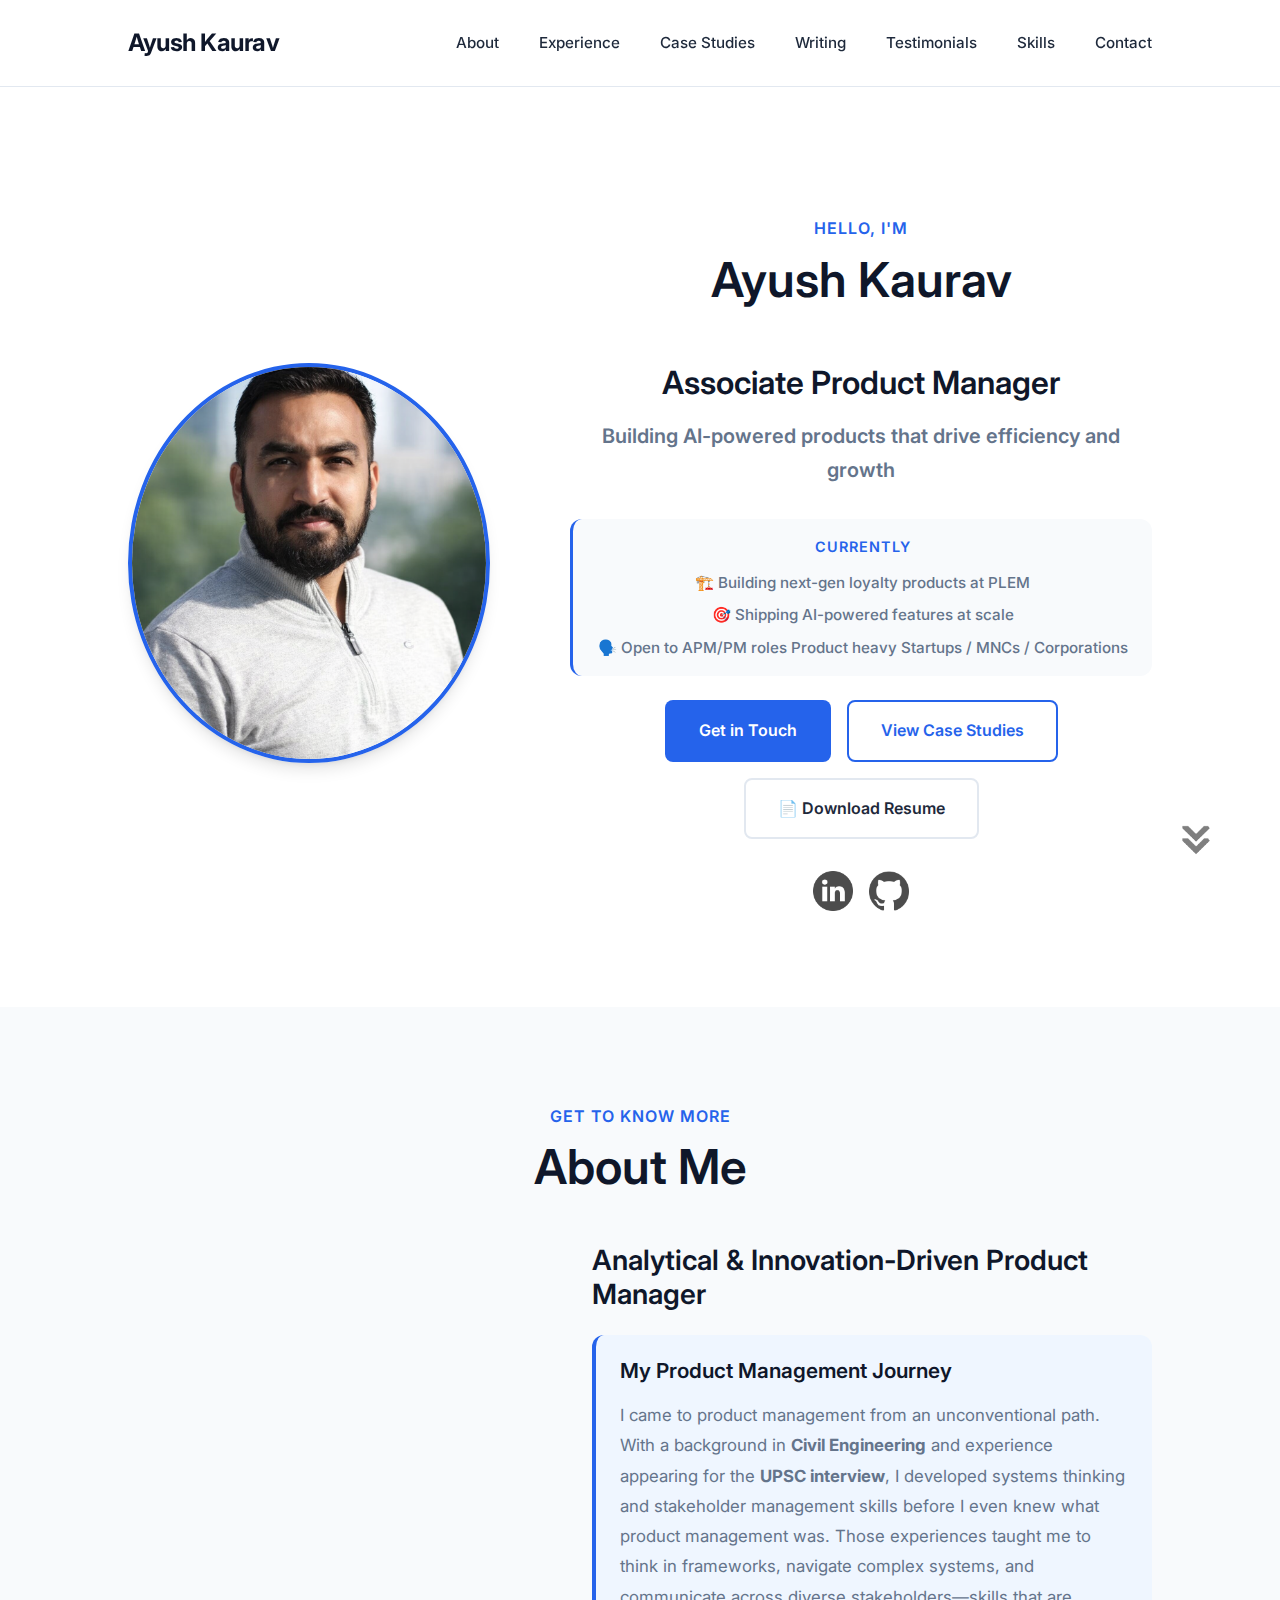
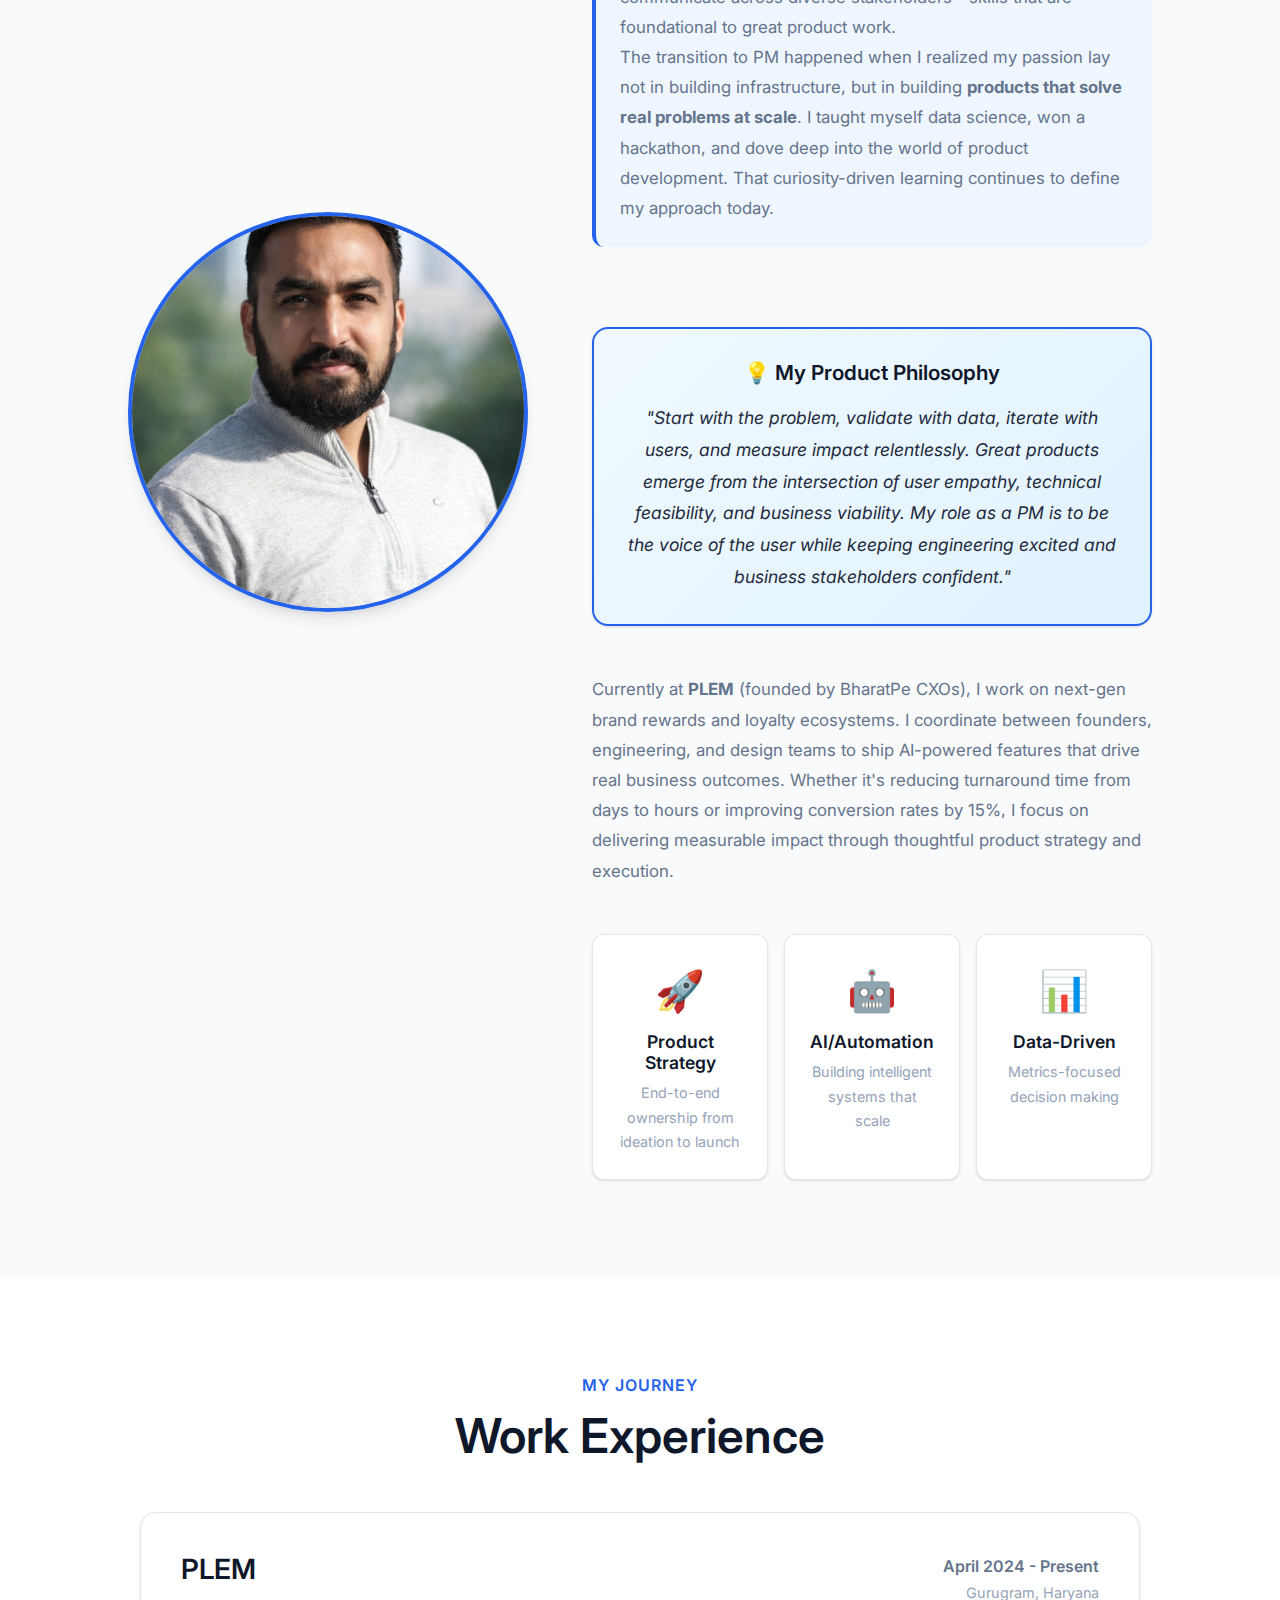
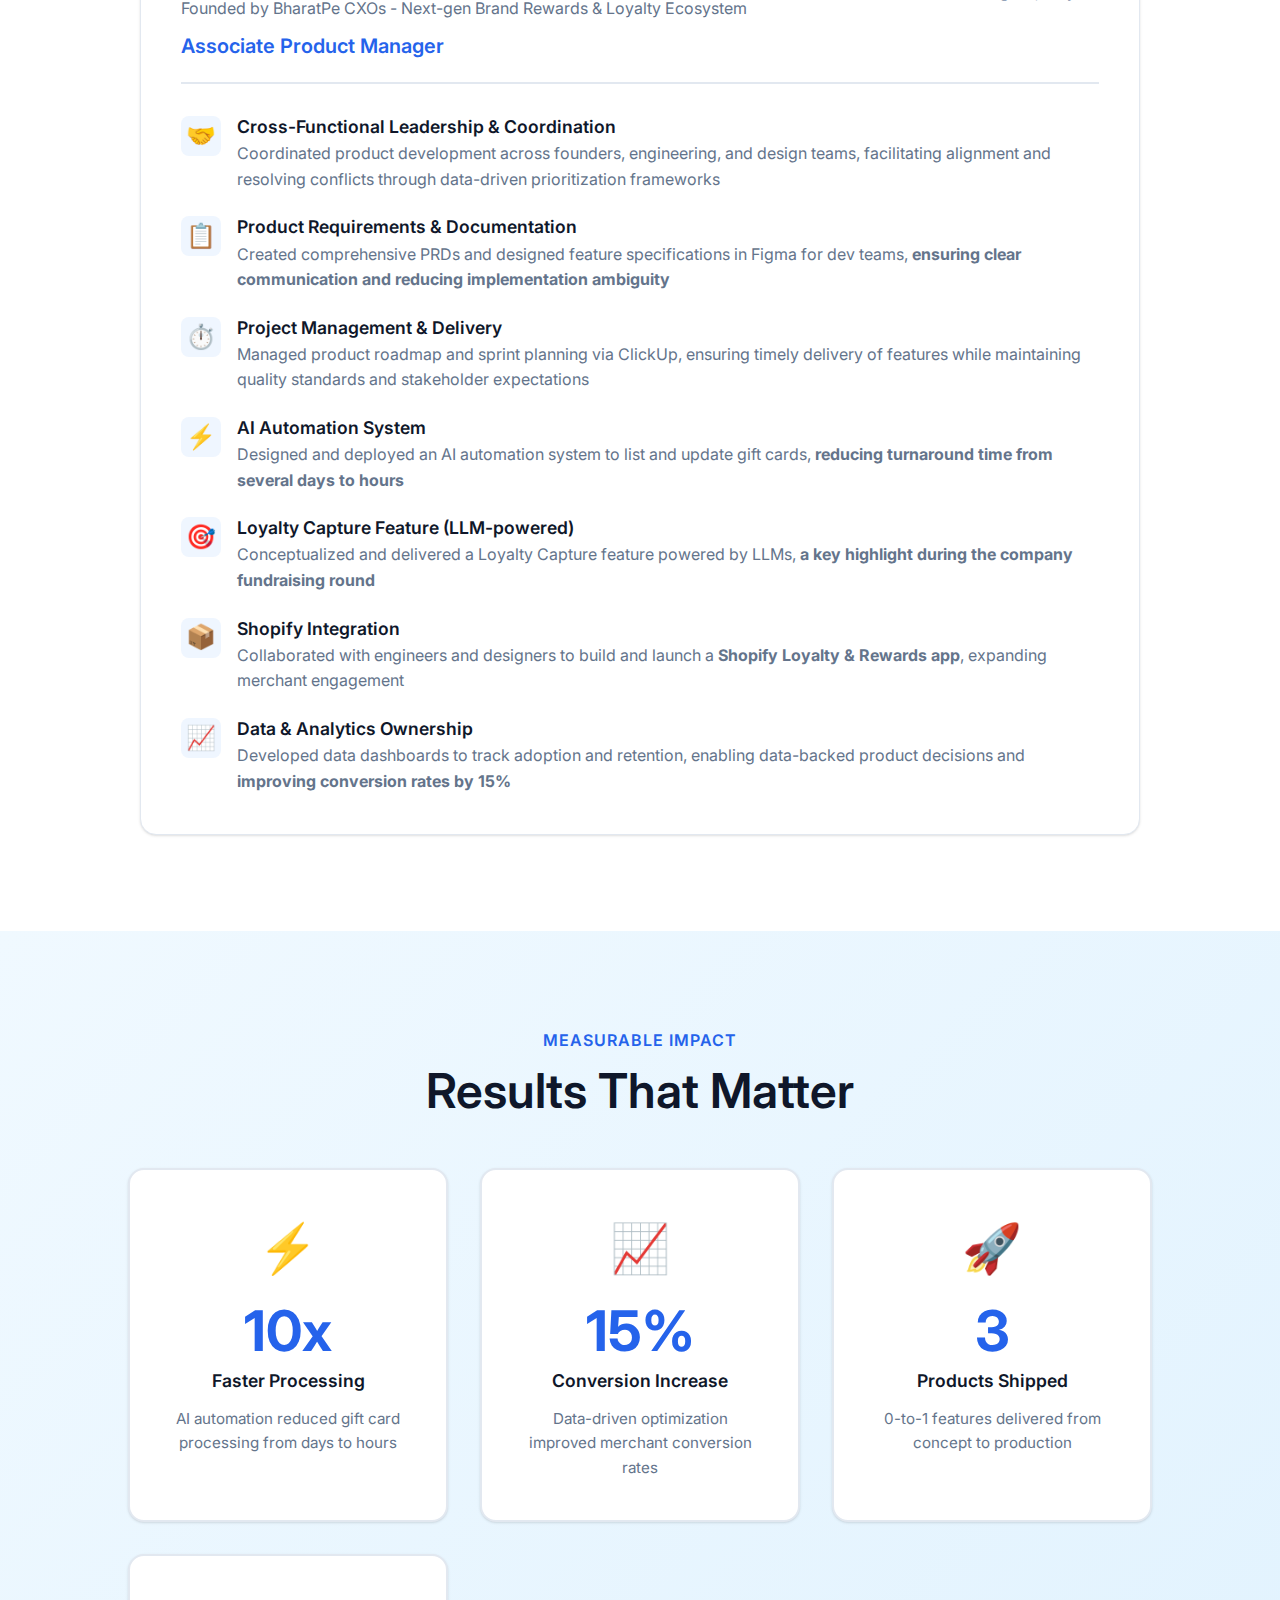
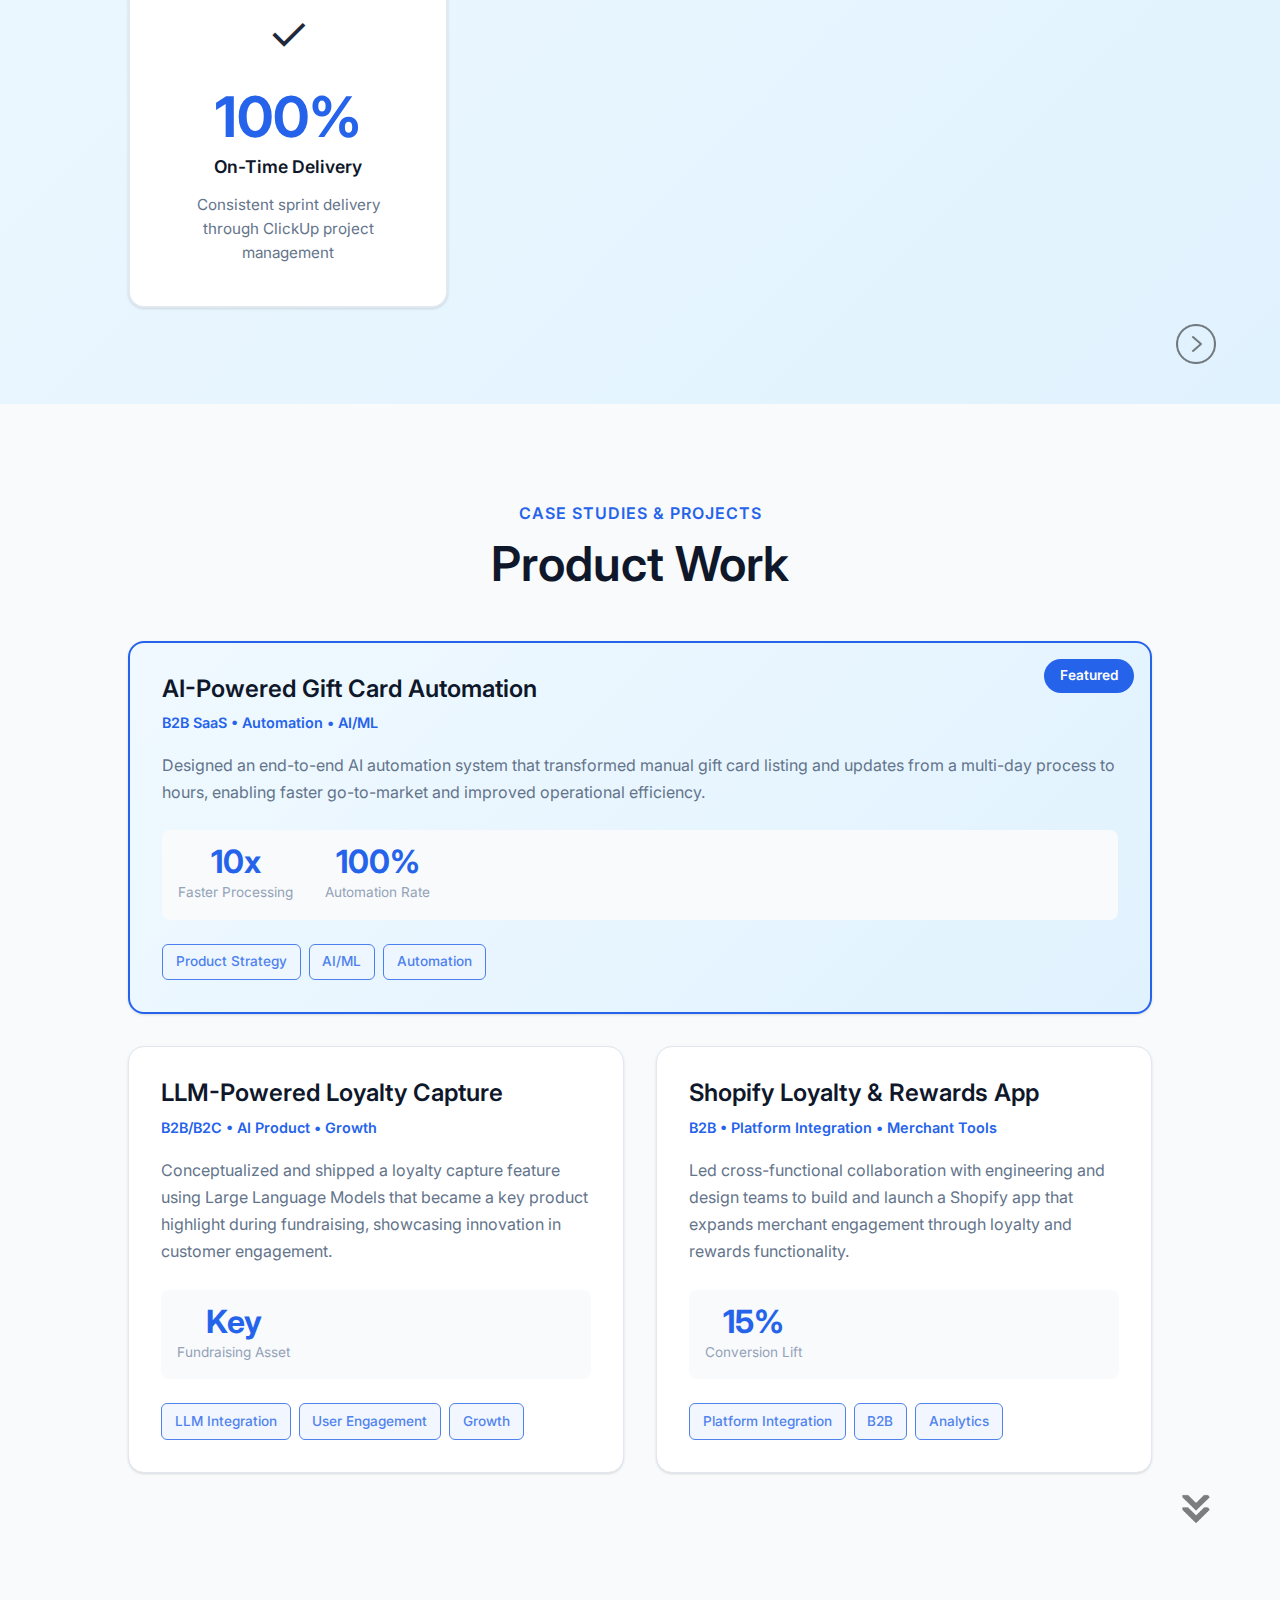
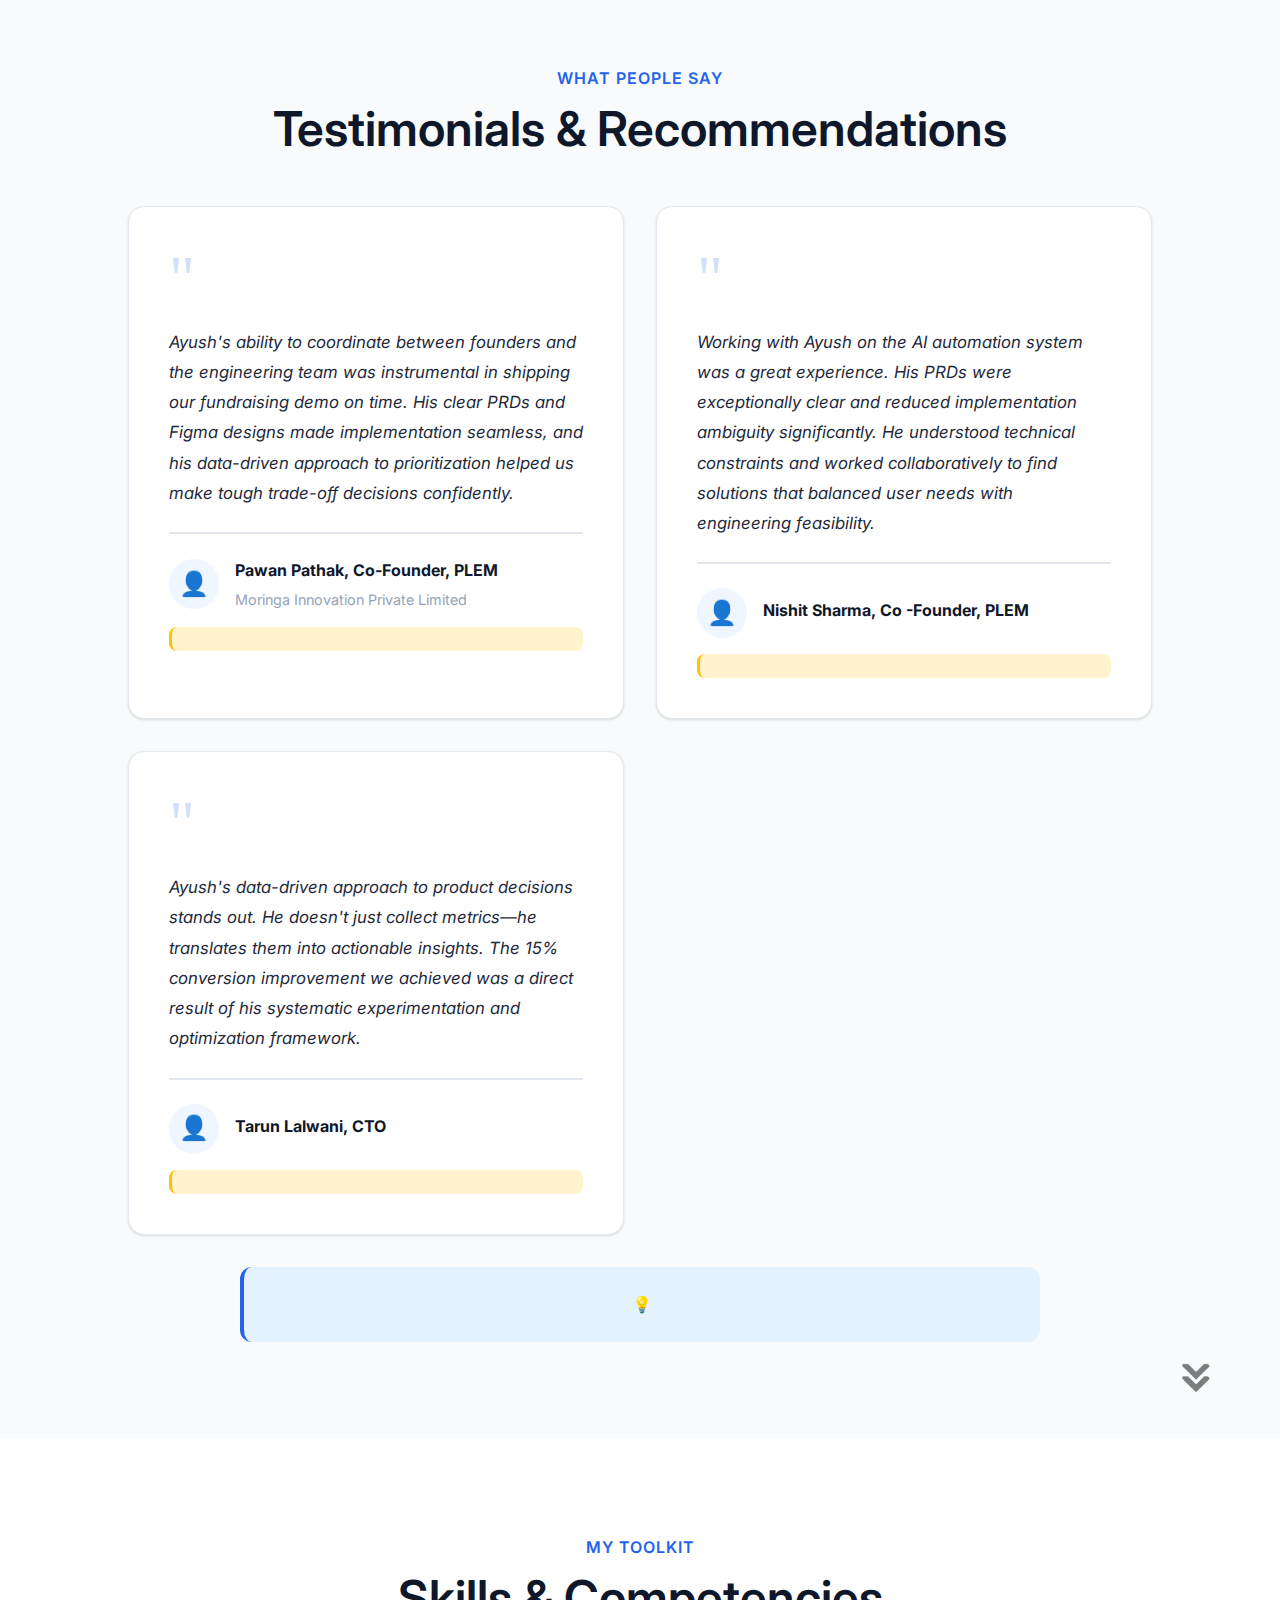
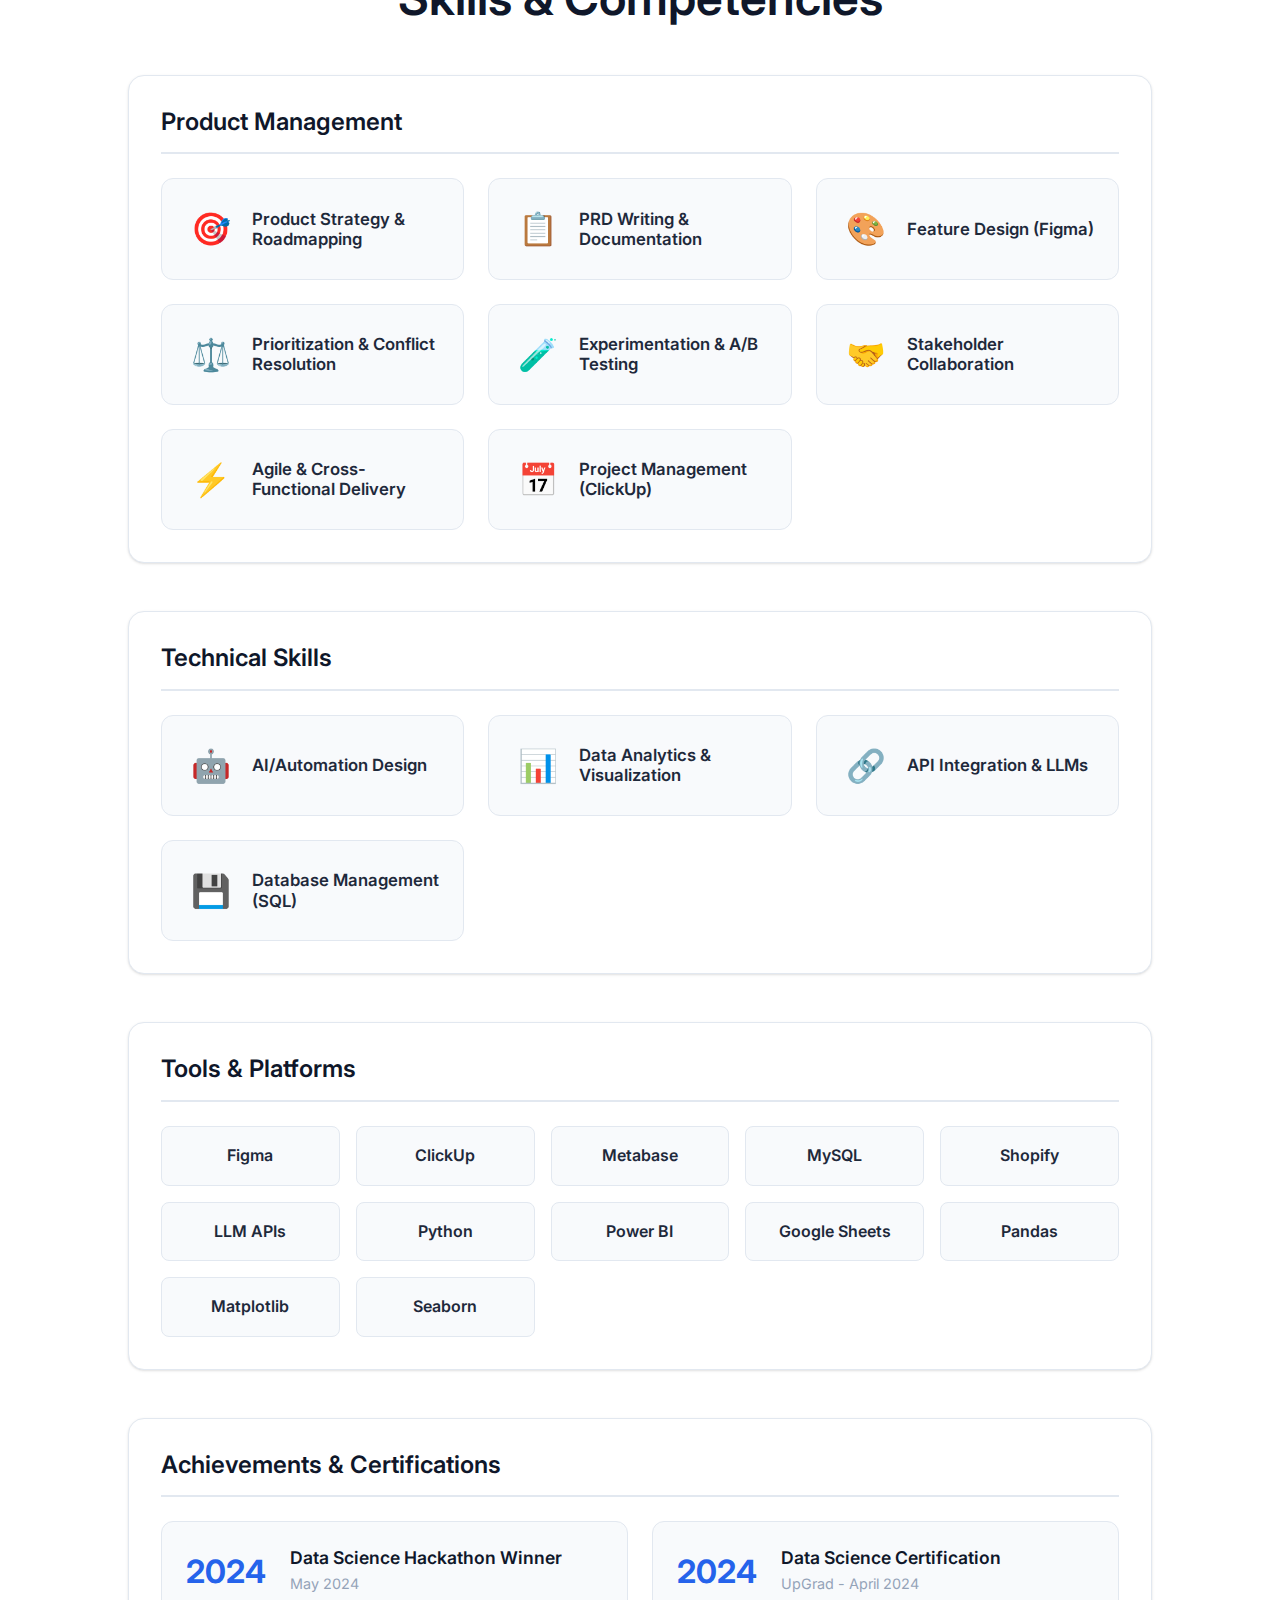
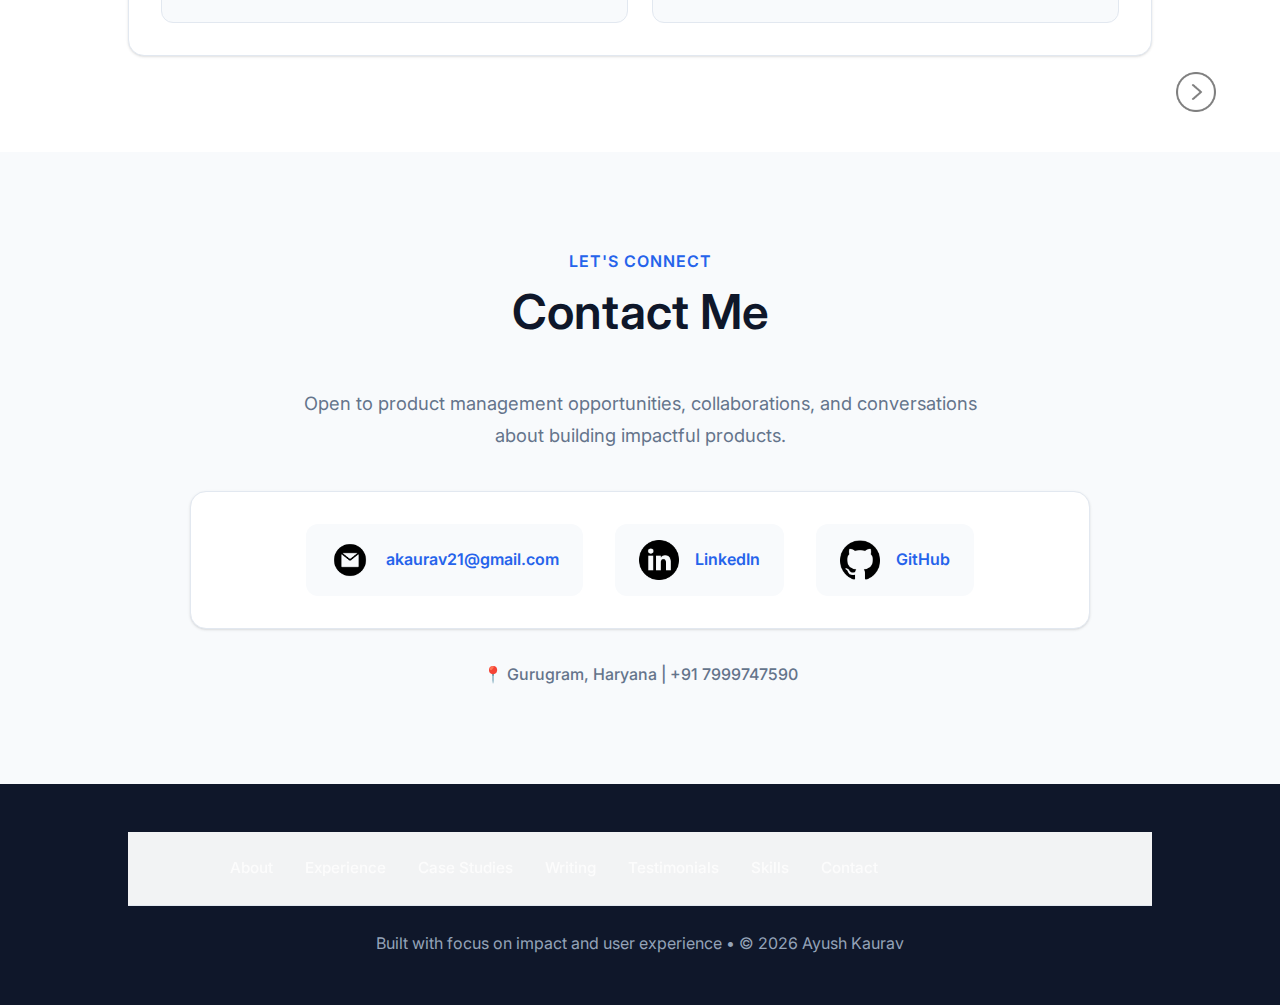
<file: index.html>
<!DOCTYPE html>
<html lang="en">
<head>
    <meta charset="UTF-8" />
    <meta http-equiv="X-UA-Compatible" content="IE=edge" />
    <meta name="viewport" content="width=device-width, initial-scale=1.0" />
    <title>Ayush Kaurav - Associate Product Manager</title>
    <meta name="description" content="Associate Product Manager specializing in AI-powered solutions, product strategy, and data-driven decision making. Currently at PLEM (BharatPe CXOs venture).">
    <link rel="stylesheet" href="styles.css" />
    <link rel="stylesheet" href="mediaqueries.css" />
</head>
<body>
    <nav id="desktop-nav">
        <div class="logo">Ayush Kaurav</div>
        <div>
            <ul class="nav-links">
                <li><a href="#about">About</a></li>
                <li><a href="#experience">Experience</a></li>
                <li><a href="#product-work">Case Studies</a></li>
                <li><a href="#writing">Writing</a></li>
                <li><a href="#testimonials">Testimonials</a></li>
                <li><a href="#skills">Skills</a></li>
                <li><a href="#contact">Contact</a></li>
            </ul>
        </div>
    </nav>
    <nav id="hamburger-nav">
        <div class="logo">Ayush Kaurav</div>
        <div class="hamburger-menu">
            <div class="hamburger-icon" onclick="toggleMenu()">
                <span></span>
                <span></span>
                <span></span>
            </div>
            <div class="menu-links">
                <li><a href="#about" onclick="toggleMenu()">About</a></li>
                <li><a href="#experience" onclick="toggleMenu()">Experience</a></li>
                <li><a href="#product-work" onclick="toggleMenu()">Case Studies</a></li>
                <li><a href="#writing" onclick="toggleMenu()">Writing</a></li>
                <li><a href="#testimonials" onclick="toggleMenu()">Testimonials</a></li>
                <li><a href="#skills" onclick="toggleMenu()">Skills</a></li>
                <li><a href="#contact" onclick="toggleMenu()">Contact</a></li>
            </div>
        </div>
    </nav>

    <!-- Hero Section -->
    <section id="profile">
        <div class="section__pic-container">
            <img src="photo_2024-10-13_12-03-16-WWCGgYowF-transformed 3 - Copy.png" alt="Ayush Kaurav profile picture" />
        </div>
        <div class="section__text">
            <p class="section__text__p1">Hello, I'm</p>
            <h1 class="title">Ayush Kaurav</h1>
            <p class="section__text__p2">Associate Product Manager</p>
            <p class="tagline">Building AI-powered products that drive efficiency and growth</p>
            <div class="currently-section">
                <p class="currently-label">Currently</p>
                <div class="currently-items">
                    <span>🏗️ Building next-gen loyalty products at PLEM</span>
                    <span>🎯 Shipping AI-powered features at scale</span>
                    <span>🗣️ Open to APM/PM roles Product heavy Startups / MNCs / Corporations</span>
                </div>
            </div>
            <div class="cta-container">
                <a href="#contact" class="btn btn-primary">Get in Touch</a>
                <a href="#product-work" class="btn btn-secondary">View Case Studies</a>
                <a href="\Ayush_Resume3.pdf" class="btn btn-outline" download>📄 Download Resume</a>
            </div>
            <div id="socials-container">
                <img
                    src="linkedin.png"
                    alt="LinkedIn profile"
                    class="icon"
                    onclick="location.href='https://www.linkedin.com/in/ayush-kaurav/'"
                />
                <img
                    src="github.png"
                    alt="Github profile"
                    class="icon"
                    onclick="location.href='https://github.com/21Ayu'"
                />
            </div>
        </div>
    </section>

    <!-- About Section -->
    <section id="about">
        <p class="section__text__p1">Get To Know More</p>
        <h1 class="title">About Me</h1>
        <div class="section-container">
            <div class="section__pic-container">
                <img
                    src="photo_2024-10-13_12-03-16-WWCGgYowF-transformed 3 - Copy.png"
                    alt="Profile picture"
                    class="about-pic"
                />
            </div>
            <div class="about-details-container">
                <div class="about-text">
                    <h2 class="about-heading">Analytical & Innovation-Driven Product Manager</h2>

                    <div class="pm-journey">
                        <h3 class="journey-title">My Product Management Journey</h3>
                        <p class="about-description">
                            I came to product management from an unconventional path. With a background in
                            <strong>Civil Engineering</strong> and experience appearing for the <strong>UPSC interview</strong>,
                            I developed systems thinking and stakeholder management skills before I even knew
                            what product management was. Those experiences taught me to think in frameworks,
                            navigate complex systems, and communicate across diverse stakeholders—skills that
                            are foundational to great product work.
                        </p>
                        <p class="about-description">
                            The transition to PM happened when I realized my passion lay not in building
                            infrastructure, but in building <strong>products that solve real problems at scale</strong>.
                            I taught myself data science, won a hackathon, and dove deep into the world of
                            product development. That curiosity-driven learning continues to define my approach today.
                        </p>
                    </div>

                    <div class="philosophy-card">
                        <h3 class="philosophy-title">💡 My Product Philosophy</h3>
                        <blockquote class="philosophy-quote">
                            "Start with the problem, validate with data, iterate with users, and measure
                            impact relentlessly. Great products emerge from the intersection of user empathy,
                            technical feasibility, and business viability. My role as a PM is to be the voice
                            of the user while keeping engineering excited and business stakeholders confident."
                        </blockquote>
                    </div>

                    <p class="about-description">
                        Currently at <strong>PLEM</strong> (founded by BharatPe CXOs), I work on next-gen
                        brand rewards and loyalty ecosystems. I coordinate between founders, engineering, and
                        design teams to ship AI-powered features that drive real business outcomes. Whether it's
                        reducing turnaround time from days to hours or improving conversion rates by 15%, I focus
                        on delivering measurable impact through thoughtful product strategy and execution.
                    </p>
                </div>
                <div class="about-highlights">
                    <div class="highlight-card">
                        <div class="highlight-icon">🚀</div>
                        <h3>Product Strategy</h3>
                        <p>End-to-end ownership from ideation to launch</p>
                    </div>
                    <div class="highlight-card">
                        <div class="highlight-icon">🤖</div>
                        <h3>AI/Automation</h3>
                        <p>Building intelligent systems that scale</p>
                    </div>
                    <div class="highlight-card">
                        <div class="highlight-icon">📊</div>
                        <h3>Data-Driven</h3>
                        <p>Metrics-focused decision making</p>
                    </div>
                </div>
            </div>
        </div>
        <img
            src="arrow.png"
            alt="Arrow icon"
            class="icon arrow"
            onclick="location.href='./#experience'"
        />
    </section>

    <!-- Experience Section -->
    <section id="experience">
        <p class="section__text__p1">My Journey</p>
        <h1 class="title">Work Experience</h1>
        <div class="experience-container">
            <div class="experience-card">
                <div class="experience-header">
                    <div>
                        <h2 class="company-name">PLEM</h2>
                        <p class="company-description">Founded by BharatPe CXOs - Next-gen Brand Rewards & Loyalty Ecosystem</p>
                        <h3 class="role-title">Associate Product Manager</h3>
                    </div>
                    <div class="experience-duration">
                        <p>April 2024 - Present</p>
                        <p class="location">Gurugram, Haryana</p>
                    </div>
                </div>
                <div class="experience-content">
                    <div class="achievement">
                        <div class="achievement-icon">🤝</div>
                        <div class="achievement-text">
                            <h4>Cross-Functional Leadership & Coordination</h4>
                            <p>Coordinated product development across founders, engineering, and design teams,
                            facilitating alignment and resolving conflicts through data-driven prioritization frameworks</p>
                        </div>
                    </div>
                    <div class="achievement">
                        <div class="achievement-icon">📋</div>
                        <div class="achievement-text">
                            <h4>Product Requirements & Documentation</h4>
                            <p>Created comprehensive PRDs and designed feature specifications in Figma for dev teams,
                            <strong>ensuring clear communication and reducing implementation ambiguity</strong></p>
                        </div>
                    </div>
                    <div class="achievement">
                        <div class="achievement-icon">⏱️</div>
                        <div class="achievement-text">
                            <h4>Project Management & Delivery</h4>
                            <p>Managed product roadmap and sprint planning via ClickUp, ensuring timely delivery
                            of features while maintaining quality standards and stakeholder expectations</p>
                        </div>
                    </div>
                    <div class="achievement">
                        <div class="achievement-icon">⚡</div>
                        <div class="achievement-text">
                            <h4>AI Automation System</h4>
                            <p>Designed and deployed an AI automation system to list and update gift cards,
                            <strong>reducing turnaround time from several days to hours</strong></p>
                        </div>
                    </div>
                    <div class="achievement">
                        <div class="achievement-icon">🎯</div>
                        <div class="achievement-text">
                            <h4>Loyalty Capture Feature (LLM-powered)</h4>
                            <p>Conceptualized and delivered a Loyalty Capture feature powered by LLMs,
                            <strong>a key highlight during the company fundraising round</strong></p>
                        </div>
                    </div>
                    <div class="achievement">
                        <div class="achievement-icon">📦</div>
                        <div class="achievement-text">
                            <h4>Shopify Integration</h4>
                            <p>Collaborated with engineers and designers to build and launch a
                            <strong>Shopify Loyalty & Rewards app</strong>, expanding merchant engagement</p>
                        </div>
                    </div>
                    <div class="achievement">
                        <div class="achievement-icon">📈</div>
                        <div class="achievement-text">
                            <h4>Data & Analytics Ownership</h4>
                            <p>Developed data dashboards to track adoption and retention, enabling
                            data-backed product decisions and <strong>improving conversion rates by 15%</strong></p>
                        </div>
                    </div>
                </div>
            </div>
        </div>
    </section>

    <!-- Impact Metrics Dashboard -->
    <section id="impact-metrics" class="metrics-section">
        <p class="section__text__p1">Measurable Impact</p>
        <h1 class="title">Results That Matter</h1>
        <div class="impact-metrics-container">
            <div class="metric-card-large">
                <div class="metric-icon">⚡</div>
                <div class="metric-value">10x</div>
                <div class="metric-label">Faster Processing</div>
                <div class="metric-description">AI automation reduced gift card processing from days to hours</div>
            </div>
            <div class="metric-card-large">
                <div class="metric-icon">📈</div>
                <div class="metric-value">15%</div>
                <div class="metric-label">Conversion Increase</div>
                <div class="metric-description">Data-driven optimization improved merchant conversion rates</div>
            </div>
            <div class="metric-card-large">
                <div class="metric-icon">🚀</div>
                <div class="metric-value">3</div>
                <div class="metric-label">Products Shipped</div>
                <div class="metric-description">0-to-1 features delivered from concept to production</div>
            </div>
            <div class="metric-card-large">
                <div class="metric-icon">✓</div>
                <div class="metric-value">100%</div>
                <div class="metric-label">On-Time Delivery</div>
                <div class="metric-description">Consistent sprint delivery through ClickUp project management</div>
            </div>
        </div>
        <img
            src="arrow-right.png"
            alt="Arrow icon"
            class="icon arrow"
            onclick="location.href='./#product-work'"
        />
    </section>

    <!-- Product Work Section -->
    <section id="product-work">
        <p class="section__text__p1">Case Studies & Projects</p>
        <h1 class="title">Product Work</h1>
        <div class="product-work-container">
            <div class="product-card featured">
                <div class="product-badge">Featured</div>
                <div class="product-content">
                    <h3>AI-Powered Gift Card Automation</h3>
                    <p class="product-type">B2B SaaS • Automation • AI/ML</p>
                    <p class="product-description">
                        Designed an end-to-end AI automation system that transformed manual gift card
                        listing and updates from a multi-day process to hours, enabling faster
                        go-to-market and improved operational efficiency.
                    </p>
                    <div class="product-metrics">
                        <div class="metric">
                            <span class="metric-value">10x</span>
                            <span class="metric-label">Faster Processing</span>
                        </div>
                        <div class="metric">
                            <span class="metric-value">100%</span>
                            <span class="metric-label">Automation Rate</span>
                        </div>
                    </div>
                    <div class="product-tags">
                        <span class="tag">Product Strategy</span>
                        <span class="tag">AI/ML</span>
                        <span class="tag">Automation</span>
                    </div>
                </div>
            </div>

            <div class="product-card">
                <div class="product-content">
                    <h3>LLM-Powered Loyalty Capture</h3>
                    <p class="product-type">B2B/B2C • AI Product • Growth</p>
                    <p class="product-description">
                        Conceptualized and shipped a loyalty capture feature using Large Language Models
                        that became a key product highlight during fundraising, showcasing innovation
                        in customer engagement.
                    </p>
                    <div class="product-metrics">
                        <div class="metric">
                            <span class="metric-value">Key</span>
                            <span class="metric-label">Fundraising Asset</span>
                        </div>
                    </div>
                    <div class="product-tags">
                        <span class="tag">LLM Integration</span>
                        <span class="tag">User Engagement</span>
                        <span class="tag">Growth</span>
                    </div>
                </div>
            </div>

            <div class="product-card">
                <div class="product-content">
                    <h3>Shopify Loyalty & Rewards App</h3>
                    <p class="product-type">B2B • Platform Integration • Merchant Tools</p>
                    <p class="product-description">
                        Led cross-functional collaboration with engineering and design teams to build
                        and launch a Shopify app that expands merchant engagement through loyalty and
                        rewards functionality.
                    </p>
                    <div class="product-metrics">
                        <div class="metric">
                            <span class="metric-value">15%</span>
                            <span class="metric-label">Conversion Lift</span>
                        </div>
                    </div>
                    <div class="product-tags">
                        <span class="tag">Platform Integration</span>
                        <span class="tag">B2B</span>
                        <span class="tag">Analytics</span>
                    </div>
                </div>
            </div>
        </div>
        <img
            src="arrow.png"
            alt="Arrow icon"
            class="icon arrow"
            onclick="location.href='./#writing'"
        />
    </section>

    <!-- Writing & Thought Leadership Section
    <section id="writing">
        <p class="section__text__p1">Insights & Learning</p>
        <h1 class="title">Product Thinking & Writing</h1>
        <p class="writing-subtitle">
            Sharing lessons learned from building products, managing stakeholders, and shipping features at scale.
        </p>
        <div class="writing-container">
            <article class="writing-card">
                <div class="writing-tag">Product Strategy</div>
                <h3>From Days to Hours: How AI Automation Transformed Our Workflow</h3>
                <p class="writing-excerpt">
                    A deep dive into designing and deploying an AI automation system that reduced gift card
                    processing time by 10x. Lessons on scoping, stakeholder buy-in, and measuring impact.
                </p>
                <div class="writing-meta">
                    <span>📖 8 min read</span>
                    <span>•</span>
                    <span>Product Management, AI, Automation</span>
                </div>
                <div class="writing-note">
                    <strong>Coming Soon:</strong> Detailed case study with PRD excerpts, Figma designs, and impact metrics
                </div>
            </article>

            <article class="writing-card">
                <div class="writing-tag">Cross-Functional Leadership</div>
                <h3>Coordinating Founders, Engineers, and Designers: A PM's Survival Guide</h3>
                <p class="writing-excerpt">
                    How I navigated conflicting priorities, resolved technical debates, and kept everyone aligned
                    while shipping three major features in six months.
                </p>
                <div class="writing-meta">
                    <span>📖 6 min read</span>
                    <span>•</span>
                    <span>Stakeholder Management, Communication</span>
                </div>
                <div class="writing-note">
                    <strong>Coming Soon:</strong> Real examples of PRDs, Figma workflows, and ClickUp project structures
                </div>
            </article>

            <article class="writing-card">
                <div class="writing-tag">AI Products</div>
                <h3>Building LLM-Powered Features That Actually Ship</h3>
                <p class="writing-excerpt">
                    What we learned conceptualizing and delivering a Loyalty Capture feature using LLMs—from
                    prompt engineering to production deployment and fundraising storytelling.
                </p>
                <div class="writing-meta">
                    <span>📖 7 min read</span>
                    <span>•</span>
                    <span>AI/ML, Product Development, Fundraising</span>
                </div>
                <div class="writing-note">
                    <strong>Coming Soon:</strong> Technical architecture, product decisions, and business impact analysis
                </div>
            </article>

            <article class="writing-card">
                <div class="writing-tag">Prioritization</div>
                <h3>The Prioritization Framework That Ended Our Feature Debates</h3>
                <p class="writing-excerpt">
                    How I introduced a data-driven prioritization system that helped resolve conflicts between
                    founders' vision and engineering constraints while keeping users at the center.
                </p>
                <div class="writing-meta">
                    <span>📖 5 min read</span>
                    <span>•</span>
                    <span>Product Strategy, Decision-Making</span>
                </div>
                <div class="writing-note">
                    <strong>Coming Soon:</strong> Framework templates and real prioritization scorecards
                </div>
            </article>
        </div>
        <div class="writing-cta">
            <p>Want to discuss product strategy, AI features, or PM best practices?</p>
            <a href="#contact" class="btn btn-primary">Let's Connect</a>
        </div>
        <img
            src="arrow-right.png"
            alt="Arrow icon"
            class="icon arrow"
            onclick="location.href='./#testimonials'"
        />
    </section> -->

    <!-- Testimonials Section -->
    <section id="testimonials" class="testimonials-section">
        <p class="section__text__p1">What People Say</p>
        <h1 class="title">Testimonials & Recommendations</h1>
        <div class="testimonials-container">
            <div class="testimonial-card">
                <div class="quote-icon">"</div>
                <p class="testimonial-quote">
                    Ayush's ability to coordinate between founders and the engineering team was instrumental in
                    shipping our fundraising demo on time. His clear PRDs and Figma designs made implementation
                    seamless, and his data-driven approach to prioritization helped us make tough trade-off decisions
                    confidently.
                </p>
                <div class="testimonial-author">
                    <div class="author-image-placeholder">👤</div>
                    <div class="author-info">
                        <strong> Pawan Pathak, Co-Founder, PLEM</strong>
                        <span>Moringa Innovation Private Limited</span>
                    </div>
                </div>
                <div class="testimonial-note">
                    <em></em>
                </div>
            </div>

            <div class="testimonial-card">
                <div class="quote-icon">"</div>
                <p class="testimonial-quote">
                    Working with Ayush on the AI automation system was a great experience. His PRDs were exceptionally
                    clear and reduced implementation ambiguity significantly. He understood technical constraints and
                    worked collaboratively to find solutions that balanced user needs with engineering feasibility.
                </p>
                <div class="testimonial-author">
                    <div class="author-image-placeholder">👤</div>
                    <div class="author-info">
                        <strong>Nishit Sharma, Co -Founder, PLEM</strong>
                        <span></span>
                    </div>
                </div>
                <div class="testimonial-note">
                    <em></em>
                </div>
            </div>

            <div class="testimonial-card">
                <div class="quote-icon">"</div>
                <p class="testimonial-quote">
                    Ayush's data-driven approach to product decisions stands out. He doesn't just collect metrics—he
                    translates them into actionable insights. The 15% conversion improvement we achieved was a direct
                    result of his systematic experimentation and optimization framework.
                </p>
                <div class="testimonial-author">
                    <div class="author-image-placeholder">👤</div>
                    <div class="author-info">
                        <strong>Tarun Lalwani, CTO</strong>
                        
                    </div>
                </div>
                <div class="testimonial-note">
                    <em></em>
                </div>
            </div>
        </div>
        <div class="testimonials-cta">
            <p>💡 <strong></strong> </p>
        </div>
        <img
            src="arrow.png"
            alt="Arrow icon"
            class="icon arrow"
            onclick="location.href='./#skills'"
        />
    </section>

    <!-- Skills Section -->
    <section id="skills">
        <p class="section__text__p1">My Toolkit</p>
        <h1 class="title">Skills & Competencies</h1>
        <div class="skills-container">
            <div class="skill-category">
                <h2 class="skill-category-title">Product Management</h2>
                <div class="skill-grid">
                    <div class="skill-item">
                        <div class="skill-icon">🎯</div>
                        <h3>Product Strategy & Roadmapping</h3>
                    </div>
                    <div class="skill-item">
                        <div class="skill-icon">📋</div>
                        <h3>PRD Writing & Documentation</h3>
                    </div>
                    <div class="skill-item">
                        <div class="skill-icon">🎨</div>
                        <h3>Feature Design (Figma)</h3>
                    </div>
                    <div class="skill-item">
                        <div class="skill-icon">⚖️</div>
                        <h3>Prioritization & Conflict Resolution</h3>
                    </div>
                    <div class="skill-item">
                        <div class="skill-icon">🧪</div>
                        <h3>Experimentation & A/B Testing</h3>
                    </div>
                    <div class="skill-item">
                        <div class="skill-icon">🤝</div>
                        <h3>Stakeholder Collaboration</h3>
                    </div>
                    <div class="skill-item">
                        <div class="skill-icon">⚡</div>
                        <h3>Agile & Cross-Functional Delivery</h3>
                    </div>
                    <div class="skill-item">
                        <div class="skill-icon">📅</div>
                        <h3>Project Management (ClickUp)</h3>
                    </div>
                </div>
            </div>

            <div class="skill-category">
                <h2 class="skill-category-title">Technical Skills</h2>
                <div class="skill-grid">
                    <div class="skill-item">
                        <div class="skill-icon">🤖</div>
                        <h3>AI/Automation Design</h3>
                    </div>
                    <div class="skill-item">
                        <div class="skill-icon">📊</div>
                        <h3>Data Analytics & Visualization</h3>
                    </div>
                    <div class="skill-item">
                        <div class="skill-icon">🔗</div>
                        <h3>API Integration & LLMs</h3>
                    </div>
                    <div class="skill-item">
                        <div class="skill-icon">💾</div>
                        <h3>Database Management (SQL)</h3>
                    </div>
                </div>
            </div>

            <div class="skill-category">
                <h2 class="skill-category-title">Tools & Platforms</h2>
                <div class="tools-grid">
                    <div class="tool-item">Figma</div>
                    <div class="tool-item">ClickUp</div>
                    <div class="tool-item">Metabase</div>
                    <div class="tool-item">MySQL</div>
                    <div class="tool-item">Shopify</div>
                    <div class="tool-item">LLM APIs</div>
                    <div class="tool-item">Python</div>
                    <div class="tool-item">Power BI</div>
                    <div class="tool-item">Google Sheets</div>
                    <div class="tool-item">Pandas</div>
                    <div class="tool-item">Matplotlib</div>
                    <div class="tool-item">Seaborn</div>
                </div>
            </div>

            <div class="skill-category">
                <h2 class="skill-category-title">Achievements & Certifications</h2>
                <div class="achievements-grid">
                    <div class="achievement-item">
                        <div class="achievement-year">2024</div>
                        <div class="achievement-details">
                            <h3>Data Science Hackathon Winner</h3>
                            <p>May 2024</p>
                        </div>
                    </div>
                    <div class="achievement-item">
                        <div class="achievement-year">2024</div>
                        <div class="achievement-details">
                            <h3>Data Science Certification</h3>
                            <p>UpGrad - April 2024</p>
                        </div>
                    </div>
                </div>
            </div>
        </div>
        <img
            src="arrow-right.png"
            alt="Arrow icon"
            class="icon arrow"
            onclick="location.href='./#contact'"
        />
    </section>

    <!-- Contact Section -->
    <section id="contact">
        <p class="section__text__p1">Let's Connect</p>
        <h1 class="title">Contact Me</h1>
        <p class="contact-subtitle">
            Open to product management opportunities, collaborations, and conversations about
            building impactful products.
        </p>
        <div class="contact-info-upper-container">
            <div class="contact-info-container">
                <img
                    src="email.png"
                    alt="Email icon"
                    class="icon contact-icon email-icon"
                />
                <p><a href="mailto:akaurav21@gmail.com">akaurav21@gmail.com</a></p>
            </div>
            <div class="contact-info-container">
                <img
                    src="linkedin.png"
                    alt="LinkedIn icon"
                    class="icon contact-icon"
                />
                <p><a href="https://www.linkedin.com/in/ayush-kaurav">LinkedIn</a></p>
            </div>
            <div class="contact-info-container">
                <img
                    src="github.png"
                    alt="GitHub icon"
                    class="icon contact-icon"
                />
                <p><a href="https://github.com/21Ayu">GitHub</a></p>
            </div>
        </div>
        <div class="contact-location">
            <p>📍 Gurugram, Haryana | +91 7999747590</p>
        </div>
    </section>

    <footer>
        <nav>
            <div class="nav-links-container">
                <ul class="nav-links">
                    <li><a href="#about">About</a></li>
                    <li><a href="#experience">Experience</a></li>
                    <li><a href="#product-work">Case Studies</a></li>
                    <li><a href="#writing">Writing</a></li>
                    <li><a href="#testimonials">Testimonials</a></li>
                    <li><a href="#skills">Skills</a></li>
                    <li><a href="#contact">Contact</a></li>
                </ul>
            </div>
        </nav>
        <p>Built with focus on impact and user experience • © 2026 Ayush Kaurav</p>
    </footer>
    <script src="script.js"></script>
</body>
</html>
</file>
<file: styles.css>
/* GENERAL & VARIABLES */

@import url("https://fonts.googleapis.com/css2?family=Inter:wght@300;400;500;600;700&display=swap");

:root {
  --primary-color: #2563eb;
  --primary-dark: #1e40af;
  --secondary-color: #0f172a;
  --text-primary: #1e293b;
  --text-secondary: #64748b;
  --text-light: #94a3b8;
  --bg-primary: #ffffff;
  --bg-secondary: #f8fafc;
  --bg-accent: #eff6ff;
  --border-color: #e2e8f0;
  --success-color: #10b981;
  --accent-gradient: linear-gradient(135deg, #667eea 0%, #764ba2 100%);
  --card-shadow: 0 1px 3px 0 rgba(0, 0, 0, 0.1), 0 1px 2px -1px rgba(0, 0, 0, 0.1);
  --card-shadow-hover: 0 10px 15px -3px rgba(0, 0, 0, 0.1), 0 4px 6px -4px rgba(0, 0, 0, 0.1);
}

* {
  margin: 0;
  padding: 0;
  box-sizing: border-box;
}

body {
  font-family: "Inter", -apple-system, BlinkMacSystemFont, "Segoe UI", sans-serif;
  color: var(--text-primary);
  background-color: var(--bg-primary);
  line-height: 1.6;
}

html {
  scroll-behavior: smooth;
}

/* TYPOGRAPHY */

h1, h2, h3, h4, h5, h6 {
  font-weight: 600;
  line-height: 1.2;
  color: var(--secondary-color);
}

p {
  color: var(--text-secondary);
  line-height: 1.7;
}

/* TRANSITIONS */

a,
.btn,
.card,
.icon,
.product-card,
.skill-item,
.tool-item {
  transition: all 0.3s cubic-bezier(0.4, 0, 0.2, 1);
}

/* NAVIGATION */

nav,
.nav-links {
  display: flex;
}

nav {
  justify-content: space-between;
  align-items: center;
  padding: 1.5rem 10%;
  background: rgba(255, 255, 255, 0.95);
  backdrop-filter: blur(10px);
  position: sticky;
  top: 0;
  z-index: 100;
  border-bottom: 1px solid var(--border-color);
}

.nav-links {
  gap: 2.5rem;
  list-style: none;
  font-size: 0.95rem;
  font-weight: 500;
}

.logo {
  font-size: 1.5rem;
  font-weight: 700;
  color: var(--secondary-color);
  letter-spacing: -0.5px;
}

.logo:hover {
  cursor: default;
}

a {
  color: var(--text-primary);
  text-decoration: none;
}

.nav-links a:hover {
  color: var(--primary-color);
}

/* HAMBURGER MENU */

#hamburger-nav {
  display: none;
}

.hamburger-menu {
  position: relative;
  display: inline-block;
}

.hamburger-icon {
  display: flex;
  flex-direction: column;
  justify-content: space-between;
  height: 24px;
  width: 30px;
  cursor: pointer;
}

.hamburger-icon span {
  width: 100%;
  height: 2px;
  background-color: var(--secondary-color);
  transition: all 0.3s ease-in-out;
}

.menu-links {
  position: absolute;
  top: 100%;
  right: 0;
  background-color: white;
  width: fit-content;
  max-height: 0;
  overflow: hidden;
  transition: all 0.3s ease-in-out;
  box-shadow: var(--card-shadow-hover);
  border-radius: 0.5rem;
  margin-top: 0.5rem;
}

.menu-links a {
  display: block;
  padding: 1rem 2rem;
  text-align: center;
  font-size: 1rem;
  color: var(--text-primary);
  text-decoration: none;
  transition: all 0.3s ease-in-out;
}

.menu-links a:hover {
  background-color: var(--bg-accent);
  color: var(--primary-color);
}

.menu-links li {
  list-style: none;
}

.menu-links.open {
  max-height: 400px;
}

.hamburger-icon.open span:first-child {
  transform: rotate(45deg) translate(10px, 5px);
}

.hamburger-icon.open span:nth-child(2) {
  opacity: 0;
}

.hamburger-icon.open span:last-child {
  transform: rotate(-45deg) translate(10px, -5px);
}

/* SECTIONS */

section {
  padding: 6rem 10%;
  min-height: fit-content;
}

.section__text__p1 {
  text-align: center;
  font-size: 1rem;
  font-weight: 600;
  color: var(--primary-color);
  text-transform: uppercase;
  letter-spacing: 1px;
  margin-bottom: 0.5rem;
}

.title {
  font-size: 3rem;
  text-align: center;
  margin-bottom: 3rem;
  color: var(--secondary-color);
}

/* PROFILE SECTION */

#profile {
  display: flex;
  justify-content: center;
  align-items: center;
  gap: 5rem;
  min-height: 85vh;
  padding-top: 8rem;
}

.section__pic-container {
  display: flex;
  height: 400px;
  width: 400px;
  margin: auto 0;
  border-radius: 50%;
  overflow: hidden;
  border: 4px solid var(--primary-color);
  box-shadow: var(--card-shadow-hover);
}

.section__pic-container img {
  width: 100%;
  height: 100%;
  object-fit: cover;
}

.section__text {
  align-self: center;
  text-align: center;
  max-width: 600px;
}

.section__text p {
  font-weight: 600;
}

.section__text__p2 {
  font-size: 2rem;
  margin-bottom: 0.5rem;
  color: var(--secondary-color);
  font-weight: 700;
}

.tagline {
  font-size: 1.25rem;
  color: var(--text-secondary);
  margin-bottom: 2rem;
  font-weight: 400;
}

/* BUTTONS */

.cta-container,
.btn-container {
  display: flex;
  justify-content: center;
  gap: 1rem;
  margin-bottom: 2rem;
  flex-wrap: wrap;
}

.btn {
  font-weight: 600;
  padding: 1rem 2rem;
  border-radius: 0.5rem;
  font-size: 1rem;
  cursor: pointer;
  text-decoration: none;
  display: inline-block;
  border: 2px solid transparent;
}

.btn-primary {
  background: var(--primary-color);
  color: white;
}

.btn-primary:hover {
  background: var(--primary-dark);
  transform: translateY(-2px);
  box-shadow: var(--card-shadow-hover);
}

.btn-secondary {
  background: transparent;
  color: var(--primary-color);
  border: 2px solid var(--primary-color);
}

.btn-secondary:hover {
  background: var(--primary-color);
  color: white;
  transform: translateY(-2px);
}

/* ICONS */

.icon {
  cursor: pointer;
  height: 2rem;
}

#socials-container {
  display: flex;
  justify-content: center;
  margin-top: 1rem;
  gap: 1rem;
}

#socials-container .icon {
  height: 2.5rem;
  opacity: 0.7;
}

#socials-container .icon:hover {
  opacity: 1;
  transform: translateY(-3px);
}

/* ABOUT SECTION */

#about {
  background-color: var(--bg-secondary);
}

.section-container {
  display: flex;
  gap: 4rem;
  align-items: flex-start;
}

.about-pic {
  border-radius: 1rem;
  width: 100%;
  height: 100%;
  object-fit: cover;
  box-shadow: var(--card-shadow);
}

.about-details-container {
  flex: 1;
  display: flex;
  flex-direction: column;
  gap: 2rem;
}

.about-text {
  display: flex;
  flex-direction: column;
  gap: 1rem;
}

.about-heading {
  font-size: 1.75rem;
  color: var(--secondary-color);
  margin-bottom: 0.5rem;
}

.about-description {
  font-size: 1.05rem;
  line-height: 1.8;
  color: var(--text-secondary);
}

.about-highlights {
  display: grid;
  grid-template-columns: repeat(3, 1fr);
  gap: 1rem;
  margin-top: 1rem;
}

.highlight-card {
  background: white;
  padding: 1.5rem;
  border-radius: 0.75rem;
  text-align: center;
  border: 1px solid var(--border-color);
  box-shadow: var(--card-shadow);
}

.highlight-card:hover {
  transform: translateY(-5px);
  box-shadow: var(--card-shadow-hover);
  border-color: var(--primary-color);
}

.highlight-icon {
  font-size: 2.5rem;
  margin-bottom: 0.5rem;
}

.highlight-card h3 {
  font-size: 1.1rem;
  margin-bottom: 0.5rem;
  color: var(--secondary-color);
}

.highlight-card p {
  font-size: 0.9rem;
  color: var(--text-light);
}

.arrow {
  position: absolute;
  right: 5%;
  bottom: 2.5rem;
  opacity: 0.5;
  height: 2.5rem;
}

.arrow:hover {
  opacity: 1;
}

/* EXPERIENCE SECTION */

#experience {
  position: relative;
}

.experience-container {
  max-width: 1000px;
  margin: 0 auto;
}

.experience-card {
  background: white;
  border-radius: 1rem;
  padding: 2.5rem;
  border: 1px solid var(--border-color);
  box-shadow: var(--card-shadow);
}

.experience-card:hover {
  box-shadow: var(--card-shadow-hover);
}

.experience-header {
  display: flex;
  justify-content: space-between;
  align-items: flex-start;
  margin-bottom: 2rem;
  padding-bottom: 1.5rem;
  border-bottom: 2px solid var(--border-color);
}

.company-name {
  font-size: 1.75rem;
  color: var(--secondary-color);
  margin-bottom: 0.5rem;
}

.company-description {
  font-size: 1rem;
  color: var(--text-secondary);
  margin-bottom: 0.75rem;
}

.role-title {
  font-size: 1.25rem;
  color: var(--primary-color);
  font-weight: 600;
}

.experience-duration {
  text-align: right;
  font-weight: 600;
  color: var(--text-primary);
}

.location {
  font-size: 0.9rem;
  color: var(--text-light);
  font-weight: 400;
}

.experience-content {
  display: flex;
  flex-direction: column;
  gap: 1.5rem;
}

.achievement {
  display: flex;
  gap: 1rem;
  align-items: flex-start;
}

.achievement-icon {
  font-size: 1.5rem;
  min-width: 40px;
  height: 40px;
  display: flex;
  align-items: center;
  justify-content: center;
  background: var(--bg-accent);
  border-radius: 0.5rem;
}

.achievement-text h4 {
  font-size: 1.1rem;
  margin-bottom: 0.25rem;
  color: var(--secondary-color);
}

.achievement-text p {
  font-size: 1rem;
  line-height: 1.6;
  color: var(--text-secondary);
}

/* PRODUCT WORK SECTION */

#product-work {
  background-color: var(--bg-secondary);
  position: relative;
}

.product-work-container {
  display: grid;
  grid-template-columns: repeat(auto-fit, minmax(350px, 1fr));
  gap: 2rem;
  max-width: 1200px;
  margin: 0 auto;
}

.product-card {
  background: white;
  border-radius: 1rem;
  padding: 2rem;
  border: 1px solid var(--border-color);
  box-shadow: var(--card-shadow);
  position: relative;
  overflow: hidden;
}

.product-card:hover {
  transform: translateY(-5px);
  box-shadow: var(--card-shadow-hover);
  border-color: var(--primary-color);
}

.product-card.featured {
  grid-column: span 2;
  background: linear-gradient(135deg, #f0f9ff 0%, #e0f2fe 100%);
  border: 2px solid var(--primary-color);
}

.product-badge {
  position: absolute;
  top: 1rem;
  right: 1rem;
  background: var(--primary-color);
  color: white;
  padding: 0.4rem 1rem;
  border-radius: 2rem;
  font-size: 0.85rem;
  font-weight: 600;
}

.product-content h3 {
  font-size: 1.5rem;
  margin-bottom: 0.5rem;
  color: var(--secondary-color);
}

.product-type {
  font-size: 0.9rem;
  color: var(--primary-color);
  font-weight: 600;
  margin-bottom: 1rem;
}

.product-description {
  font-size: 1rem;
  line-height: 1.7;
  color: var(--text-secondary);
  margin-bottom: 1.5rem;
}

.product-metrics {
  display: flex;
  gap: 2rem;
  margin-bottom: 1.5rem;
  padding: 1rem;
  background: var(--bg-secondary);
  border-radius: 0.5rem;
}

.metric {
  display: flex;
  flex-direction: column;
  align-items: center;
  text-align: center;
}

.metric-value {
  font-size: 2rem;
  font-weight: 700;
  color: var(--primary-color);
  line-height: 1;
}

.metric-label {
  font-size: 0.85rem;
  color: var(--text-light);
  margin-top: 0.25rem;
}

.product-tags {
  display: flex;
  flex-wrap: wrap;
  gap: 0.5rem;
}

.tag {
  background: var(--bg-accent);
  color: var(--primary-color);
  padding: 0.4rem 0.8rem;
  border-radius: 0.375rem;
  font-size: 0.85rem;
  font-weight: 500;
  border: 1px solid var(--primary-color);
  opacity: 0.8;
}

/* SKILLS SECTION */

#skills {
  position: relative;
}

.skills-container {
  max-width: 1200px;
  margin: 0 auto;
  display: flex;
  flex-direction: column;
  gap: 3rem;
}

.skill-category {
  background: white;
  padding: 2rem;
  border-radius: 1rem;
  border: 1px solid var(--border-color);
  box-shadow: var(--card-shadow);
}

.skill-category-title {
  font-size: 1.5rem;
  margin-bottom: 1.5rem;
  color: var(--secondary-color);
  padding-bottom: 1rem;
  border-bottom: 2px solid var(--border-color);
}

.skill-grid {
  display: grid;
  grid-template-columns: repeat(auto-fit, minmax(250px, 1fr));
  gap: 1.5rem;
}

.skill-item {
  display: flex;
  align-items: center;
  gap: 1rem;
  padding: 1.5rem;
  background: var(--bg-secondary);
  border-radius: 0.75rem;
  border: 1px solid var(--border-color);
}

.skill-item:hover {
  background: var(--bg-accent);
  border-color: var(--primary-color);
  transform: translateX(5px);
}

.skill-icon {
  font-size: 2rem;
  min-width: 50px;
  text-align: center;
}

.skill-item h3 {
  font-size: 1.05rem;
  color: var(--text-primary);
  font-weight: 600;
}

.tools-grid {
  display: grid;
  grid-template-columns: repeat(auto-fill, minmax(150px, 1fr));
  gap: 1rem;
}

.tool-item {
  background: var(--bg-secondary);
  padding: 1rem;
  text-align: center;
  border-radius: 0.5rem;
  font-weight: 600;
  color: var(--text-primary);
  border: 1px solid var(--border-color);
}

.tool-item:hover {
  background: var(--primary-color);
  color: white;
  transform: translateY(-3px);
  box-shadow: var(--card-shadow);
}

.achievements-grid {
  display: grid;
  grid-template-columns: repeat(auto-fit, minmax(300px, 1fr));
  gap: 1.5rem;
}

.achievement-item {
  display: flex;
  gap: 1.5rem;
  padding: 1.5rem;
  background: var(--bg-secondary);
  border-radius: 0.75rem;
  border: 1px solid var(--border-color);
  align-items: center;
}

.achievement-item:hover {
  background: var(--bg-accent);
  border-color: var(--primary-color);
}

.achievement-year {
  font-size: 2rem;
  font-weight: 700;
  color: var(--primary-color);
  min-width: 70px;
  text-align: center;
}

.achievement-details h3 {
  font-size: 1.1rem;
  margin-bottom: 0.25rem;
  color: var(--secondary-color);
}

.achievement-details p {
  font-size: 0.9rem;
  color: var(--text-light);
}

/* CONTACT SECTION */

#contact {
  background-color: var(--bg-secondary);
  text-align: center;
  min-height: fit-content;
}

.contact-subtitle {
  font-size: 1.15rem;
  color: var(--text-secondary);
  max-width: 700px;
  margin: 0 auto 2.5rem;
  line-height: 1.7;
}

.contact-info-upper-container {
  display: flex;
  justify-content: center;
  gap: 2rem;
  flex-wrap: wrap;
  border-radius: 1rem;
  border: 1px solid var(--border-color);
  background: white;
  max-width: 900px;
  margin: 0 auto 2rem;
  padding: 2rem;
  box-shadow: var(--card-shadow);
}

.contact-info-container {
  display: flex;
  align-items: center;
  gap: 1rem;
  padding: 1rem 1.5rem;
  background: var(--bg-secondary);
  border-radius: 0.75rem;
  transition: all 0.3s ease;
}

.contact-info-container:hover {
  background: var(--bg-accent);
  transform: translateY(-3px);
}

.contact-info-container p {
  font-size: 1rem;
  font-weight: 500;
}

.contact-info-container a {
  color: var(--primary-color);
  font-weight: 600;
}

.contact-info-container a:hover {
  text-decoration: underline;
}

.contact-icon {
  cursor: default;
  height: 2.5rem;
}

.contact-location {
  margin-top: 1rem;
  font-size: 1rem;
  color: var(--text-secondary);
  font-weight: 500;
}

/* FOOTER */

footer {
  padding: 3rem 10%;
  background: var(--secondary-color);
  color: white;
}

footer p {
  text-align: center;
  color: var(--text-light);
  margin-top: 1.5rem;
}

footer .nav-links {
  justify-content: center;
  gap: 2rem;
}

footer .nav-links a {
  color: white;
  opacity: 0.8;
}

footer .nav-links a:hover {
  opacity: 1;
  color: var(--primary-color);
}

/* CURRENTLY SECTION */

.currently-section {
  margin: 1.5rem 0;
  padding: 1rem;
  background: var(--bg-secondary);
  border-radius: 0.75rem;
  border-left: 3px solid var(--primary-color);
}

.currently-label {
  font-weight: 700;
  color: var(--primary-color);
  font-size: 0.9rem;
  text-transform: uppercase;
  letter-spacing: 1px;
  margin-bottom: 0.75rem;
}

.currently-items {
  display: flex;
  flex-direction: column;
  gap: 0.5rem;
}

.currently-items span {
  font-size: 0.95rem;
  color: var(--text-secondary);
  font-weight: 500;
}

.btn-outline {
  background: transparent;
  color: var(--text-primary);
  border: 2px solid var(--border-color);
}

.btn-outline:hover {
  background: var(--bg-secondary);
  border-color: var(--primary-color);
  color: var(--primary-color);
  transform: translateY(-2px);
}

/* PM JOURNEY & PHILOSOPHY */

.pm-journey {
  margin-bottom: 2rem;
  padding: 1.5rem;
  background: var(--bg-accent);
  border-radius: 0.75rem;
  border-left: 4px solid var(--primary-color);
}

.journey-title {
  font-size: 1.3rem;
  color: var(--secondary-color);
  margin-bottom: 1rem;
}

.philosophy-card {
  margin: 2rem 0;
  padding: 2rem;
  background: linear-gradient(135deg, #f0f9ff 0%, #e0f2fe 100%);
  border-radius: 1rem;
  border: 2px solid var(--primary-color);
  box-shadow: var(--card-shadow);
}

.philosophy-title {
  font-size: 1.3rem;
  color: var(--secondary-color);
  margin-bottom: 1rem;
  text-align: center;
}

.philosophy-quote {
  font-size: 1.1rem;
  line-height: 1.8;
  color: var(--text-primary);
  font-style: italic;
  text-align: center;
  padding: 0;
  margin: 0;
  border-left: none;
}

/* IMPACT METRICS DASHBOARD */

.metrics-section {
  background: linear-gradient(135deg, #f0f9ff 0%, #e0f2fe 100%);
  position: relative;
}

.impact-metrics-container {
  display: grid;
  grid-template-columns: repeat(auto-fit, minmax(250px, 1fr));
  gap: 2rem;
  max-width: 1200px;
  margin: 0 auto;
}

.metric-card-large {
  background: white;
  padding: 2.5rem;
  border-radius: 1rem;
  text-align: center;
  border: 2px solid var(--border-color);
  box-shadow: var(--card-shadow);
  transition: all 0.3s ease;
}

.metric-card-large:hover {
  transform: translateY(-10px);
  box-shadow: var(--card-shadow-hover);
  border-color: var(--primary-color);
}

.metric-icon {
  font-size: 3rem;
  margin-bottom: 1rem;
}

.metric-card-large .metric-value {
  font-size: 3.5rem;
  font-weight: 700;
  color: var(--primary-color);
  line-height: 1;
  margin-bottom: 0.5rem;
}

.metric-card-large .metric-label {
  font-size: 1.1rem;
  font-weight: 600;
  color: var(--secondary-color);
  margin-bottom: 0.75rem;
}

.metric-description {
  font-size: 0.95rem;
  color: var(--text-secondary);
  line-height: 1.6;
}

/* WRITING SECTION */

#writing {
  background-color: var(--bg-primary);
}

.writing-subtitle {
  text-align: center;
  font-size: 1.15rem;
  color: var(--text-secondary);
  max-width: 700px;
  margin: 0 auto 3rem;
  line-height: 1.7;
}

.writing-container {
  display: grid;
  grid-template-columns: repeat(auto-fit, minmax(350px, 1fr));
  gap: 2rem;
  max-width: 1200px;
  margin: 0 auto 3rem;
}

.writing-card {
  background: white;
  padding: 2rem;
  border-radius: 1rem;
  border: 1px solid var(--border-color);
  box-shadow: var(--card-shadow);
  transition: all 0.3s ease;
  position: relative;
}

.writing-card:hover {
  transform: translateY(-5px);
  box-shadow: var(--card-shadow-hover);
  border-color: var(--primary-color);
}

.writing-tag {
  display: inline-block;
  background: var(--bg-accent);
  color: var(--primary-color);
  padding: 0.4rem 1rem;
  border-radius: 2rem;
  font-size: 0.85rem;
  font-weight: 600;
  margin-bottom: 1rem;
  border: 1px solid var(--primary-color);
}

.writing-card h3 {
  font-size: 1.4rem;
  color: var(--secondary-color);
  margin-bottom: 1rem;
  line-height: 1.4;
}

.writing-excerpt {
  font-size: 1rem;
  color: var(--text-secondary);
  line-height: 1.7;
  margin-bottom: 1.5rem;
}

.writing-meta {
  display: flex;
  align-items: center;
  gap: 0.5rem;
  font-size: 0.9rem;
  color: var(--text-light);
  margin-bottom: 1rem;
  flex-wrap: wrap;
}

.writing-note {
  background: var(--bg-secondary);
  padding: 0.75rem;
  border-radius: 0.5rem;
  font-size: 0.9rem;
  color: var(--text-secondary);
  border-left: 3px solid var(--primary-color);
}

.writing-cta {
  text-align: center;
  padding: 2rem;
  background: var(--bg-secondary);
  border-radius: 1rem;
  max-width: 600px;
  margin: 0 auto;
}

.writing-cta p {
  font-size: 1.1rem;
  margin-bottom: 1.5rem;
  color: var(--text-primary);
  font-weight: 500;
}

/* TESTIMONIALS SECTION */

.testimonials-section {
  background-color: var(--bg-secondary);
  position: relative;
}

.testimonials-container {
  display: grid;
  grid-template-columns: repeat(auto-fit, minmax(350px, 1fr));
  gap: 2rem;
  max-width: 1200px;
  margin: 0 auto 2rem;
}

.testimonial-card {
  background: white;
  padding: 2.5rem;
  border-radius: 1rem;
  border: 1px solid var(--border-color);
  box-shadow: var(--card-shadow);
  position: relative;
  transition: all 0.3s ease;
}

.testimonial-card:hover {
  transform: translateY(-5px);
  box-shadow: var(--card-shadow-hover);
  border-color: var(--primary-color);
}

.quote-icon {
  font-size: 4rem;
  color: var(--primary-color);
  opacity: 0.2;
  line-height: 1;
  margin-bottom: 1rem;
  font-family: Georgia, serif;
}

.testimonial-quote {
  font-size: 1.05rem;
  line-height: 1.8;
  color: var(--text-primary);
  margin-bottom: 1.5rem;
  font-style: italic;
}

.testimonial-author {
  display: flex;
  align-items: center;
  gap: 1rem;
  padding-top: 1.5rem;
  border-top: 2px solid var(--border-color);
}

.author-image-placeholder {
  width: 50px;
  height: 50px;
  background: var(--bg-accent);
  border-radius: 50%;
  display: flex;
  align-items: center;
  justify-content: center;
  font-size: 1.5rem;
}

.author-info {
  display: flex;
  flex-direction: column;
}

.author-info strong {
  font-size: 1rem;
  color: var(--secondary-color);
  margin-bottom: 0.25rem;
}

.author-info span {
  font-size: 0.9rem;
  color: var(--text-light);
}

.testimonial-note {
  margin-top: 1rem;
  padding: 0.75rem;
  background: #fff3cd;
  border-left: 3px solid #ffc107;
  border-radius: 0.5rem;
  font-size: 0.85rem;
  color: #856404;
}

.testimonials-cta {
  max-width: 800px;
  margin: 2rem auto 0;
  padding: 1.5rem;
  background: #e3f2fd;
  border-radius: 0.75rem;
  border-left: 4px solid var(--primary-color);
  text-align: center;
}

.testimonials-cta p {
  font-size: 1rem;
  color: var(--text-primary);
  margin: 0;
}
</file>
<file: mediaqueries.css>
/* TABLET */
@media screen and (max-width: 1200px) {
  /* Navigation */
  #desktop-nav {
    display: none;
  }

  #hamburger-nav {
    display: flex;
    padding: 1rem 5%;
  }

  /* Sections */
  section {
    padding: 4rem 5%;
  }

  nav {
    padding: 1rem 5%;
  }

  .title {
    font-size: 2.5rem;
  }

  /* Profile */
  #profile {
    flex-direction: column;
    gap: 3rem;
    padding-top: 6rem;
    min-height: fit-content;
  }

  .section__pic-container {
    width: 300px;
    height: 300px;
  }

  .section__text__p2 {
    font-size: 1.75rem;
  }

  .tagline {
    font-size: 1.1rem;
  }

  /* About */
  .section-container {
    flex-direction: column;
    gap: 2rem;
  }

  .about-highlights {
    grid-template-columns: repeat(3, 1fr);
  }

  /* Experience */
  .experience-header {
    flex-direction: column;
    gap: 1rem;
  }

  .experience-duration {
    text-align: left;
  }

  /* Product Work */
  .product-card.featured {
    grid-column: span 1;
  }

  .product-work-container {
    grid-template-columns: repeat(auto-fit, minmax(300px, 1fr));
  }

  /* Skills */
  .about-highlights,
  .skill-grid {
    grid-template-columns: repeat(2, 1fr);
  }

  /* Arrow */
  .arrow {
    display: none;
  }
}

/* MOBILE */
@media screen and (max-width: 768px) {
  /* Sections */
  section {
    padding: 3rem 5%;
  }

  .title {
    font-size: 2rem;
    margin-bottom: 2rem;
  }

  .section__text__p1 {
    font-size: 0.9rem;
  }

  /* Profile */
  #profile {
    padding-top: 5rem;
  }

  .section__pic-container {
    width: 250px;
    height: 250px;
  }

  .section__text__p2 {
    font-size: 1.5rem;
  }

  .tagline {
    font-size: 1rem;
  }

  .cta-container {
    flex-direction: column;
    width: 100%;
  }

  .btn {
    width: 100%;
    padding: 0.875rem 1.5rem;
  }

  /* About */
  .about-heading {
    font-size: 1.5rem;
  }

  .about-description {
    font-size: 1rem;
  }

  .about-highlights {
    grid-template-columns: 1fr;
    gap: 1rem;
  }

  .highlight-card {
    padding: 1rem;
  }

  .highlight-icon {
    font-size: 2rem;
  }

  /* Experience */
  .experience-card {
    padding: 1.5rem;
  }

  .company-name {
    font-size: 1.5rem;
  }

  .company-description {
    font-size: 0.95rem;
  }

  .role-title {
    font-size: 1.1rem;
  }

  .achievement {
    flex-direction: column;
    gap: 0.75rem;
  }

  .achievement-icon {
    align-self: flex-start;
  }

  .achievement-text h4 {
    font-size: 1rem;
  }

  .achievement-text p {
    font-size: 0.95rem;
  }

  /* Product Work */
  .product-work-container {
    grid-template-columns: 1fr;
  }

  .product-card {
    padding: 1.5rem;
  }

  .product-content h3 {
    font-size: 1.25rem;
  }

  .product-description {
    font-size: 0.95rem;
  }

  .product-metrics {
    flex-direction: column;
    gap: 1rem;
  }

  .metric-value {
    font-size: 1.5rem;
  }

  /* Skills */
  .skill-category {
    padding: 1.5rem;
  }

  .skill-category-title {
    font-size: 1.25rem;
  }

  .skill-grid {
    grid-template-columns: 1fr;
  }

  .skill-item {
    padding: 1rem;
  }

  .skill-item h3 {
    font-size: 1rem;
  }

  .tools-grid {
    grid-template-columns: repeat(2, 1fr);
  }

  .achievements-grid {
    grid-template-columns: 1fr;
  }

  .achievement-item {
    padding: 1.25rem;
  }

  .achievement-year {
    font-size: 1.75rem;
    min-width: 60px;
  }

  /* Contact */
  .contact-subtitle {
    font-size: 1rem;
  }

  .contact-info-upper-container {
    flex-direction: column;
    padding: 1.5rem;
  }

  .contact-info-container {
    width: 100%;
    justify-content: center;
  }

  /* Footer */
  footer {
    padding: 2rem 5%;
  }

  footer .nav-links {
    flex-direction: column;
    gap: 1rem;
    text-align: center;
  }

  footer .nav-links a {
    font-size: 0.95rem;
  }
}

/* SMALL MOBILE */
@media screen and (max-width: 480px) {
  .section__pic-container {
    width: 200px;
    height: 200px;
  }

  .title {
    font-size: 1.75rem;
  }

  .section__text__p2 {
    font-size: 1.25rem;
  }

  .tagline {
    font-size: 0.95rem;
  }

  .logo {
    font-size: 1.25rem;
  }

  .tools-grid {
    grid-template-columns: 1fr;
  }

  .tool-item {
    padding: 0.875rem;
  }

  .product-badge {
    top: 0.75rem;
    right: 0.75rem;
    padding: 0.3rem 0.75rem;
    font-size: 0.75rem;
  }

  /* New Sections Responsive */
  .currently-items {
    font-size: 0.85rem;
  }

  .philosophy-quote {
    font-size: 1rem;
  }

  .impact-metrics-container {
    grid-template-columns: 1fr;
  }

  .writing-container {
    grid-template-columns: 1fr;
  }

  .testimonials-container {
    grid-template-columns: 1fr;
  }
}
</file>
